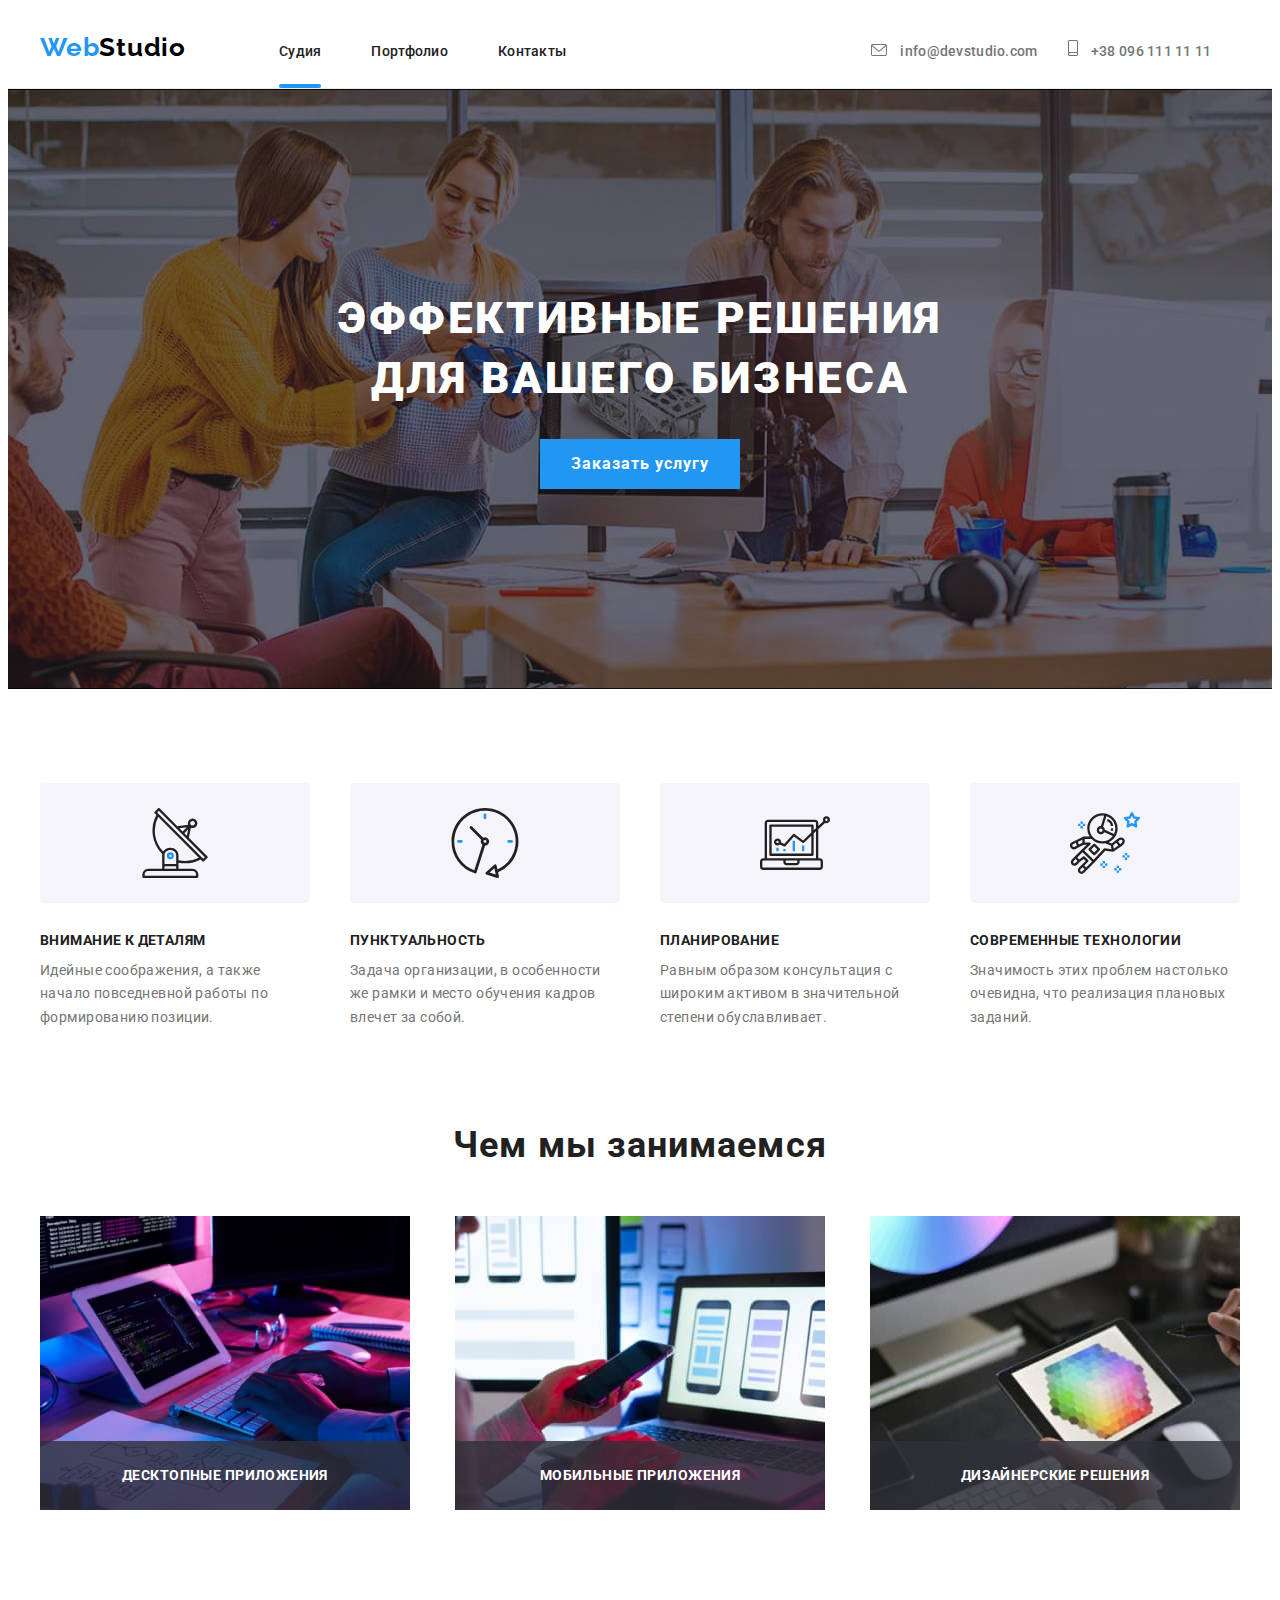
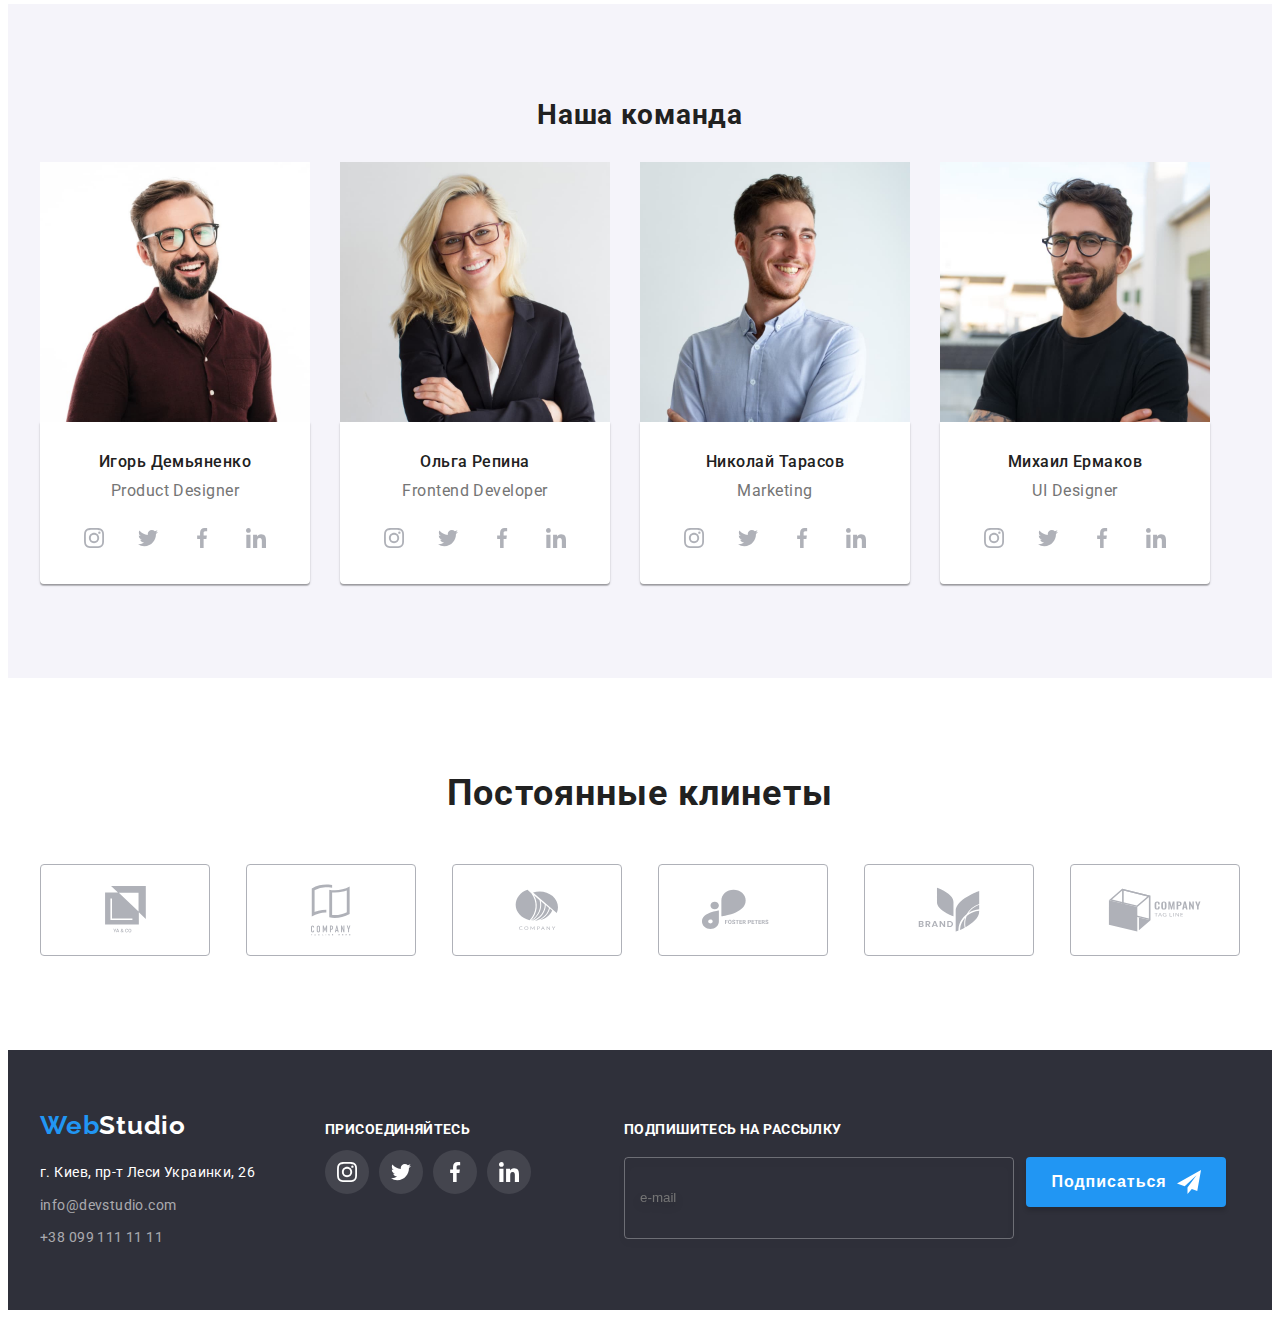
<file: index.html>
<!DOCTYPE html>
<html lang="ru">
  <head>
    <meta charset="UTF-8" />
    <meta http-equiv="X-UA-Compatible" content="IE=edge" />
    <meta name="viewport" content="width=device-width, initial-scale=1.0" />
    <title>Студия</title>
    <link rel="preconnect" href="https://fonts.googleapis.com"/>
    <link rel="preconnect" href="https://fonts.gstatic.com" crossorigin/>
    <link
      href="https://fonts.googleapis.com/css2?family=Raleway:wght@700&family=Roboto:wght@400;500;700;900&display=swap"
      rel="stylesheet"/>
    <link
      rel="stylesheet"
      href="https://cdnjs.cloudflare.com/ajax/libs/modern-normalize/1.1.0/modern-normalize.min.css"
      integrity="sha512-wpPYUAdjBVSE4KJnH1VR1HeZfpl1ub8YT/NKx4PuQ5NmX2tKuGu6U/JRp5y+Y8XG2tV+wKQpNHVUX03MfMFn9Q=="
      crossorigin="anonymous"
      referrerpolicy="no-referrer"/>
    <!--<link href="./css/style.css" rel="stylesheet"/>-->
    <link rel="stylesheet" href="./css/main.min.css"/>
  </head>
  <body>
    <header>
      <div class="container">
        <div class="header-content">
        <a
          href="./index.html"
          rel="noopener nofollow noreferrer"
          class="header-content__logo"
          ><span>Web</span>Studio</a>

<!----------------------HEADER-NAVIGATION---------------->
        <nav>
          <ul class="header-content__nav">
            
            <li class="header-content__nav-list">
              <a href="./index.html" rel="noopener nofollow norefefrer" class="header-content__nav-link opened">Судия</a>
            </li>
            
            
            <li class="header-content__nav-list">
              <a href="./portfolio.html" rel="noopener nofollow norefefrer" class="header-content__nav-link">Портфолио</a>
            </li>
            
            
            <li class="header-content__nav-list">
              <a href="" class="header-content__nav-link">Контакты</a>
            </li>
          
          </ul>
        </nav>
        
        
          <ul class="header-content__contact-list">
            <li class="header-content__contact-item">
                <a href="mailto:info@devstudio.com" class="header-content__contact-email">
                <svg class="header-content__icon-envelop" width="16px" height="12px">
                  <use href="./images/icons.svg#icon-envelope">
                  </use>
                </svg>
                info@devstudio.com</a>              
              </li>
            
            
            <li class="header-content__contact-item">
              <a href="tel:+380961111111" class="header-content__contact-tel">
                <svg class="header-content__icon-smartphone" width="10px" height="16px">
                  <use href="./images/icons.svg#icon-smartphone">
                  </use>
                </svg>
                +38 096 111 11 11</a>
            </li>
          </ul>
        

        </div>
      </div>
    </header>

    <main>
      
      
<!------------------HERO-SECTION------------------->
     
      <section class="hero">

        <div class="hero__title-container">
          <h1 class="hero__title">Эффективные решения для вашего бизнеса</h1>
        </div>
 
        <div class="hero__btn-container">
            <button type="button" class="hero__btn" data-modal-open>Заказать услугу</button>
        </div>

<!-----------------------MODAL-WINDOW------------------------>

        <div class="backdrop is-hidden" data-modal>
         
          <div class="modal">
            
            <button type="button" class="modal__close-btn" data-modal-close>
                 <svg class="modal__close-icon" width="18px" height="18px">
                   <use href="./images/icons-modal-opt.svg#icon-close"></use>
                 </svg>            
            </button>

<!---------------------------MODAL-FORM------------------------>            
            
            <p class="modal__form-title">Оставьте свои данные, мы вам перезвоним</p>

            <form class="modal__form">

                <div class="modal__form-field">

                    <label for="name" class="modal__form-label name">Имя</label>
                    
                    
                    <div class="modal__input-icon">
                      
                      <input type="text" id="name" class="modal__form-input"/>                   
                      <svg class="modal__icon-person" width="18px" height="18px">
                        <use href="./images/icons-modal-opt.svg#icon-person"></use>
                      </svg>
                    </div>
                    
                    
                </div>

                <div class="modal__form-field">

                    <label for="phone" class="modal__form-label">Телефон</label>
                    
                    <div class="modal__input-icon">
                      
                      <input id="phone" class="modal__form-input"/>
                      <svg class="modal__icon-person" width="18px" height="18px">
                        <use href="./images/icons-modal-opt.svg#icon-phone"></use>
                      </svg>
                    </div>
                    
                </div>

                <div class="modal__form-field">

                    <label for="email" class="modal__form-label">Почта</label>
                    
                      <div class="modal__input-icon">
                        <input id="email" type="email" class="modal__form-input"/>
                        <svg class="modal__icon-person" width="18px" height="18px">
                          <use href="./images/icons-modal-opt.svg#icon-email"></use>
                        </svg>                    
                        
                     </div> 
                                    
                </div>

                <div class="modal__form-field">

                    <label for="comment" class="modal__form-label">Комментарий</label>
                    <textarea id="comment" placeholder="Введите текст" class="modal__form-text-area"></textarea>
                    
                </div>

                
                <label class="modal__checkbox-label">
                  <input type="checkbox" class="modal__checkbox"/>
                    <span class="modal__checkbox-box">

                    </span>
                  Соглашаюсь с рассылкой и принимаю
                  <a href="" class="modal__checkbox-link">Условия договора</a>
                </label>


                <button class="modal__submit-btn" type="submit">Отправить</button>

            </form>

          </div>
        </div>

      </section>
      
      
      
<!----------------ADVANTAGE-SECTION--------------------->

      <section class="advantage">
        <div class="container">
          <h2 hidden>Скрытый заголовок</h2>
          <ul class="advantage__list">
            
            <li class="advantage__list-item">
              <div class="advantage__icon-area">
                <svg width="70px" height="70px">
                  <use href="./images/icons.svg#icon-antenna">
                  </use>
                </svg>
              </div>
              <h3 class="advantage__item-title">Внимание к деталям</h3>
              <p class="advantage__item-description">
                Идейные соображения, а также начало повседневной работы по
                формированию позиции.
              </p>
            </li>
            
            <li class="advantage__list-item">
              <div class="advantage__icon-area">
                <svg width="70px" height="70px">
                  <use href="./images/icons.svg#icon-clock">
                  </use>
                </svg>
              </div>
                <h3 class="advantage__item-title">Пунктуальность</h3>
                <p class="advantage__item-description">
                  Задача организации, в особенности же рамки и место обучения
                  кадров влечет за собой.
                </p>
            </li>


            <li class="advantage__list-item">
              <div class="advantage__icon-area">
                <svg width="70px" height="70px">
                  <use href="./images/icons.svg#icon-diagram">
                  </use>
                </svg>
              </div>
                <h3 class="advantage__item-title">Планирование</h3>
                <p class="advantage__item-description">
                  Равным образом консультация с широким активом в значительной
                  степени обуславливает.
                </p>
            </li>


            <li class="advantage__list-item">
              <div class="advantage__icon-area">
                <svg width="70px" height="70px">
                  <use href="./images/icons.svg#icon-astronaut">
                  </use>
                </svg>
              </div>
                <h3 class="advantage__item-title">Современные технологии</h3>
                <p class="advantage__item-description">
                  Значимость этих проблем настолько очевидна, что реализация
                  плановых заданий.
                </p>
            </li>
          </ul>
        </div>
      </section>


<!-----------------SERVICES-SECTION----------------->
      

      <section class="service">
          <div class="container">
              <h2 class="service__title">Чем мы занимаемся</h2>
              
              <ul class="service__list">
                
                
                <li class="service__list-item">
                  <img
                    src="./images/architecture-designing.jpg"
                    alt="Планирование архитектуры"
                    width="370"/>

                  <div class="service__label">
                    <p class="service__label-text">Десктопные приложения</p>
                  </div>
                </li>
                
                
                <li class="service__list-item">
                  <img
                    src="./images/mobile-adaptivity.jpg"
                    alt="Фото с мобильным"
                    width="370"/>
                  <div class="service__label">
                    <p class="service__label-text">Мобильные приложения</p>
                  </div>
                </li>
                
                
                <li class="service__list-item">
                  <img
                    src="./images/laptop-support.jpg"
                    alt="Фото с планшетом"
                    width="370"/>
                  <div class="service__label">
                    <p class="service__label-text">Дизайнерские решения</p>
                  </div>
                </li>
              
              </ul>
          </div>
      </section>


      <!------------------TEAM-SECTION---------------->


    <section class="team">
    <div class="container">
        <h2 class="team__title">Наша команда</h2>
       
          <ul class="team__list">
            <li class="team__list-item">
              <img
                src="./images/team/team-ihor-demianenko.jpg"
                alt="Игорь Демьяненко"
                width="270"/>
                <div class="team__item-descr">
                  <h3 class="team__item-name">Игорь Демьяненко</h3>
                  <p class="team__item-role">Product Designer</p>
                  
                  <div class="team__social-nets-block">
                    <ul class="team__nets-list">
                      
                      <li class="team__nets-list-item">
                        <a href="" class="team__net-icon-link">
                        <div class="team__net-icon-thumb">
                          <svg class="team__net-icon" width="20px" height="20px">
                            <use href="./images/icons.svg#icon-instagram"></use>
                          </svg>
                        </div>
                        </a>
                      </li>

                      <li class="team__nets-list-item">
                        <a href="" class="team__net-icon-link">
                        <div class="team__net-icon-thumb">
                          <svg class="team__net-icon" width="20px" height="20px">
                            <use href="./images/icons.svg#icon-twitter"></use>
                          </svg>
                        </div>
                        </a>
                      </li>

                      <li class="team__nets-list-item">
                        <a href="" class="team__net-icon-link">
                        <div class="team__net-icon-thumb">
                          <svg class="team__net-icon" width="20px" height="20px">
                            <use href="./images/icons.svg#icon-facebook"></use>
                          </svg>
                        </div>
                        </a>
                      </li>

                      <li class="team__nets-list-item">
                        <a href="" class="team__net-icon-link">
                        <div class="team__net-icon-thumb">
                          <svg class="team__net-icon" width="20px" height="20px">
                            <use href="./images/icons.svg#icon-linkedin"></use>
                          </svg>
                        </div>
                        </a>
                      </li>
                    
                    
                    
                    </ul>
                  </div>
                </div>
            </li>
            
            
            
            <li class="team__list-item">
              <img
                src="./images/team/team-olha-repina.jpg"
                alt="Ольга Репина"
                width="270"
              />
            <div class="team__item-descr">
              <h3 class="team__item-name">Ольга Репина</h3>
              <p class="team__item-role">Frontend Developer</p>
              <div class="team__social-nets-block">
                <ul class="team__nets-list">
                  
                  <li class="team__nets-list-item">
                    <a href="" class="team__net-icon-link">
                    <div class="team__net-icon-thumb">
                      <svg class="team__net-icon" width="20px" height="20px">
                        <use href="./images/icons.svg#icon-instagram"></use>
                      </svg>
                    </div>
                    </a>
                  </li>

                  <li class="team__nets-list-item">
                    <a href="" class="team__net-icon-link">
                    <div class="team__net-icon-thumb">
                      <svg class="team__net-icon" width="20px" height="20px">
                        <use href="./images/icons.svg#icon-twitter"></use>
                      </svg>
                    </div>
                    </a>
                  </li>

                  <li class="team__nets-list-item">
                    <a href="" class="team__net-icon-link">
                    <div class="team__net-icon-thumb">
                      <svg class="team__net-icon" width="20px" height="20px">
                        <use href="./images/icons.svg#icon-facebook"></use>
                      </svg>
                    </div>
                    </a>
                  </li>

                  <li class="team__nets-list-item">
                    <a href="" class="team__net-icon-link">
                    <div class="team__net-icon-thumb">
                      <svg class="team__net-icon" width="20px" height="20px">
                        <use href="./images/icons.svg#icon-linkedin"></use>
                      </svg>
                    </div>
                    </a>
                  </li>               
                </ul>
              </div>
           </div>
            </li>
            
            
            
            <li class="team__list-item">
              <img
                src="./images/team/team-nikolay-tarasov.jpg"
                alt="Николай Тарасов"
                width="270"
              />
            <div class="team__item-descr">
              <h3 class="team__item-name">Николай Тарасов</h3>
              <p class="team__item-role">Marketing</p>

              <div class="team__social-nets-block">
                <ul class="team__nets-list">
                  
                  <li class="team__nets-list-item">
                    <a href="" class="team__net-icon-link">
                    <div class="team__net-icon-thumb">
                      <svg class="team__net-icon" width="20px" height="20px">
                        <use href="./images/icons.svg#icon-instagram"></use>
                      </svg>
                    </div>
                    </a>
                  </li>

                  <li class="team__nets-list-item">
                    <a href="" class="team__net-icon-link">
                    <div class="team__net-icon-thumb">
                      <svg class="team__net-icon" width="20px" height="20px">
                        <use href="./images/icons.svg#icon-twitter"></use>
                      </svg>
                    </div>
                    </a>
                  </li>

                  <li class="team__nets-list-item">
                    <a href="" class="team__net-icon-link">
                    <div class="team__net-icon-thumb">
                      <svg class="team__net-icon" width="20px" height="20px">
                        <use href="./images/icons.svg#icon-facebook"></use>
                      </svg>
                    </div>
                    </a>
                  </li>

                  <li class="team__nets-list-item">
                    <a href="" class="team__net-icon-link">
                    <div class="team__net-icon-thumb">
                      <svg class="team__net-icon" width="20px" height="20px">
                        <use href="./images/icons.svg#icon-linkedin"></use>
                      </svg>
                    </div>
                    </a>
                  </li>
               </ul>
              </div>
            </div>
            </li>


            <li class="team__list-item">
              <img
                src="./images/team/team-mikhail-ermakov.jpg"
                alt="Михаил Ермаков"
                width="270"
              />
              <div class="team__item-descr">
                <h3 class="team__item-name">Михаил Ермаков</h3>
                <p class="team__item-role">UI Designer</p>
                <div class="team__social-nets-block">
                  <ul class="team__nets-list">
                    
                    <li class="team__nets-list-item">
                      <a href="" class="team__net-icon-link">
                      <div class="team__net-icon-thumb">
                        <svg class="team__net-icon" width="20px" height="20px">
                          <use href="./images/icons.svg#icon-instagram"></use>
                        </svg>
                      </div>
                      </a>
                    </li>

                    <li class="team__nets-list-item">
                      <a href="" class="team__net-icon-link">
                      <div class="team__net-icon-thumb">
                        <svg class="team__net-icon" width="20px" height="20px">
                          <use href="./images/icons.svg#icon-twitter"></use>
                        </svg>
                      </div>
                      </a>
                    </li>

                    <li class="team__nets-list-item">
                      <a href="" class="team__net-icon-link">
                      <div class="team__net-icon-thumb">
                        <svg class="team__net-icon" width="20px" height="20px">
                          <use href="./images/icons.svg#icon-facebook"></use>
                        </svg>
                      </div>
                      </a>
                    </li>

                    <li class="team__nets-list-item">
                      <a href="" class="team__net-icon-link">
                      <div class="team__net-icon-thumb">
                        <svg class="team__net-icon" width="20px" height="20px">
                          <use href="./images/icons.svg#icon-linkedin"></use>
                        </svg>
                      </div>
                      </a>
                    </li>
                  </ul>
                </div>
              </div>
             </li>
          </ul>
        
    </div>
    </section>


    <!--------------------CLIENTS-SECTION----------------->
    <section class="clients">
      <div class="container">
        <p class="clients__title">Постоянные клинеты</p>
        <ul class="clients__list">
 
          <li class="cliets__list-item">   
            <a href="" target="_blank" rel="noreferrer noopener nofollow" class="clients__link">
              <div class="clients__icon-box">
                <svg class="clients__icon" width="41" height="46.7">
                  <use href="./images/icons.svg#icon-partner-logo-1">
                  </use>
                </svg>
              </div>
            </a>            
          </li>
          
          
          <li class="cliets__list-item">   
            <a href="" target="_blank" rel="noreferrer noopener nofollow" class="clients__link">
              <div class="clients__icon-box">
                <svg class="clients__icon" width="40" height="52">
                  <use href="./images/icons.svg#icon-partner-logo-2">
                  </use>
                </svg>
              </div>
            </a>            
          </li>
          
          
          <li class="cliets__list-item">   
            <a href="" target="_blank" rel="noreferrer noopener nofollow" class="clients__link">
              <div class="clients__icon-box">
                <svg class="clients__icon" width="43.46" height="41.18">
                  <use href="./images/icons.svg#icon-partner-logo-3">
                  </use>
                </svg>
              </div>
            </a>            
          </li>


          <li class="cliets__list-item">   
            <a href="" target="_blank" rel="noreferrer noopener nofollow" class="clients__link">
              <div class="clients__icon-box">
                <svg class="clients__icon" width="84.44" height="40.62">
                  <use href="./images/icons.svg#icon-partner-logo-4">
                  </use>
                </svg>
              </div>
            </a>            
          </li>
          
          <li class="cliets__list-item">   
            <a href="" target="_blank" rel="noreferrer noopener nofollow" class="clients__link">
              <div class="clients__icon-box">
                <svg class="clients__icon" width="62.54" height="45.43">
                  <use href="./images/icons.svg#icon-partner-logo-5">
                  </use>
                </svg>
              </div>
            </a>            
          </li>


          <li class="cliets__list-item">   
            <a href="" target="_blank" rel="noreferrer noopener nofollow" class="clients__link">
              <div class="clients__icon-box">
                <svg class="clients__icon" width="93.79" height="43.93">
                  <use href="./images/icons.svg#icon-partner-logo-6">
                  </use>
                </svg>
              </div>
            </a>            
          </li>
        </ul>


      </div>

    </section>
    </main>

<!---------------------------FOOTER-SECTION---------------->

<footer>
  <div class="container">
    <div class="footer__columns">
      <div class="footer__left-column">
          <div class="footer__logo">
            <a
              href="./index.html"
              rel="noopener nofollow noreferrer"
              class="header-content__logo"
              ><span>Web</span><span class=" footer__alt-logo-color">Studio</span></a
            >
          </div>


    
          <address>
            <ul class="footer__address">
              <li class="footer__adress-list-item">
                <a
                  href="https://goo.gl/maps/hRLSiNobRwddrWGr8"
                  target="_blank"
                  rel="noopener noindex nofollow"
                  class="footer__address"
                  >г. Киев, пр-т Леси Украинки, 26</a
                >
              </li>
              <li class="footer__adress-list-item">
                <a href="mailto:info@devstudio.com" class="footer__email"
                  >info@devstudio.com</a
                >
              </li>
              <li class="footer__adress-list-item">
                <a href="tel:+380991111111" class="footer__tel">+38 099 111 11 11</a>
              </li>
            </ul>
          </address>
      </div>

      <div class="footer__action-items">
        <p class="footer__call-to-action">Присоединяйтесь</p>
        
          <ul class="footer__nets-list">

            <li class="footer__nets-item">
              
                <a href="" class="footer__net-link">
                  <div class="footer__net-icon-box">
                  <svg class="footer__net-icon" width="20px" height="20px">
                    <use href="./images/icons.svg#icon-instagram"></use>
                  </svg>
                  </div>
                </a>
              
            </li>

            <li class="footer__nets-item">
              
                <a href="" class="footer__net-link">
                  <div class="footer__net-icon-box">
                    <svg class="footer__net-icon" width="20px" height="20px">
                    <use href="./images/icons.svg#icon-twitter"></use>
                    </svg>
                  </div>
                </a>
                            
            </li>

            <li class="footer__nets-item">
              
                <a href="" class="footer__net-link">
                  <div class="footer__net-icon-box">
                    <svg class="footer__net-icon" width="20px" height="20px">
                    <use href="./images/icons.svg#icon-facebook"></use>
                    </svg>
                  </div>
                </a>
              
            </li>            

            <li class="footer__nets-item">
              
                <a href="" class="footer__net-link">
                  <div class="footer__net-icon-box">
                    <svg class="footer__net-icon" width="20px" height="20px">
                    <use href="./images/icons.svg#icon-linkedin"></use>
                    </svg>
                  </div>
                </a>
              
            </li>

          </ul>


      </div>

      
        <form class="footer__form">
          <lable for="footer-email" class="footer__form-label">Подпишитесь на рассылку</lable>
          
          <div class="footer__input-area">
            <input id="footer-email" name="email" type="email" placeholder="e-mail" class="footer__email-field"/>
                    
            <button type="submit" class="footer__subscribe-btn">Подписаться
              <svg class="footer__send-icon" width="24px" height="24px">
                <use href="./images/modal-icons-opt-new.svg#icon-icon-send"></use>
              </svg>
            </button>
          </div>
        
        </form>
      

    </div>

  </div>
</footer>
  <script src="./js/modal.js"></script> 
</body>
</html>
</file>
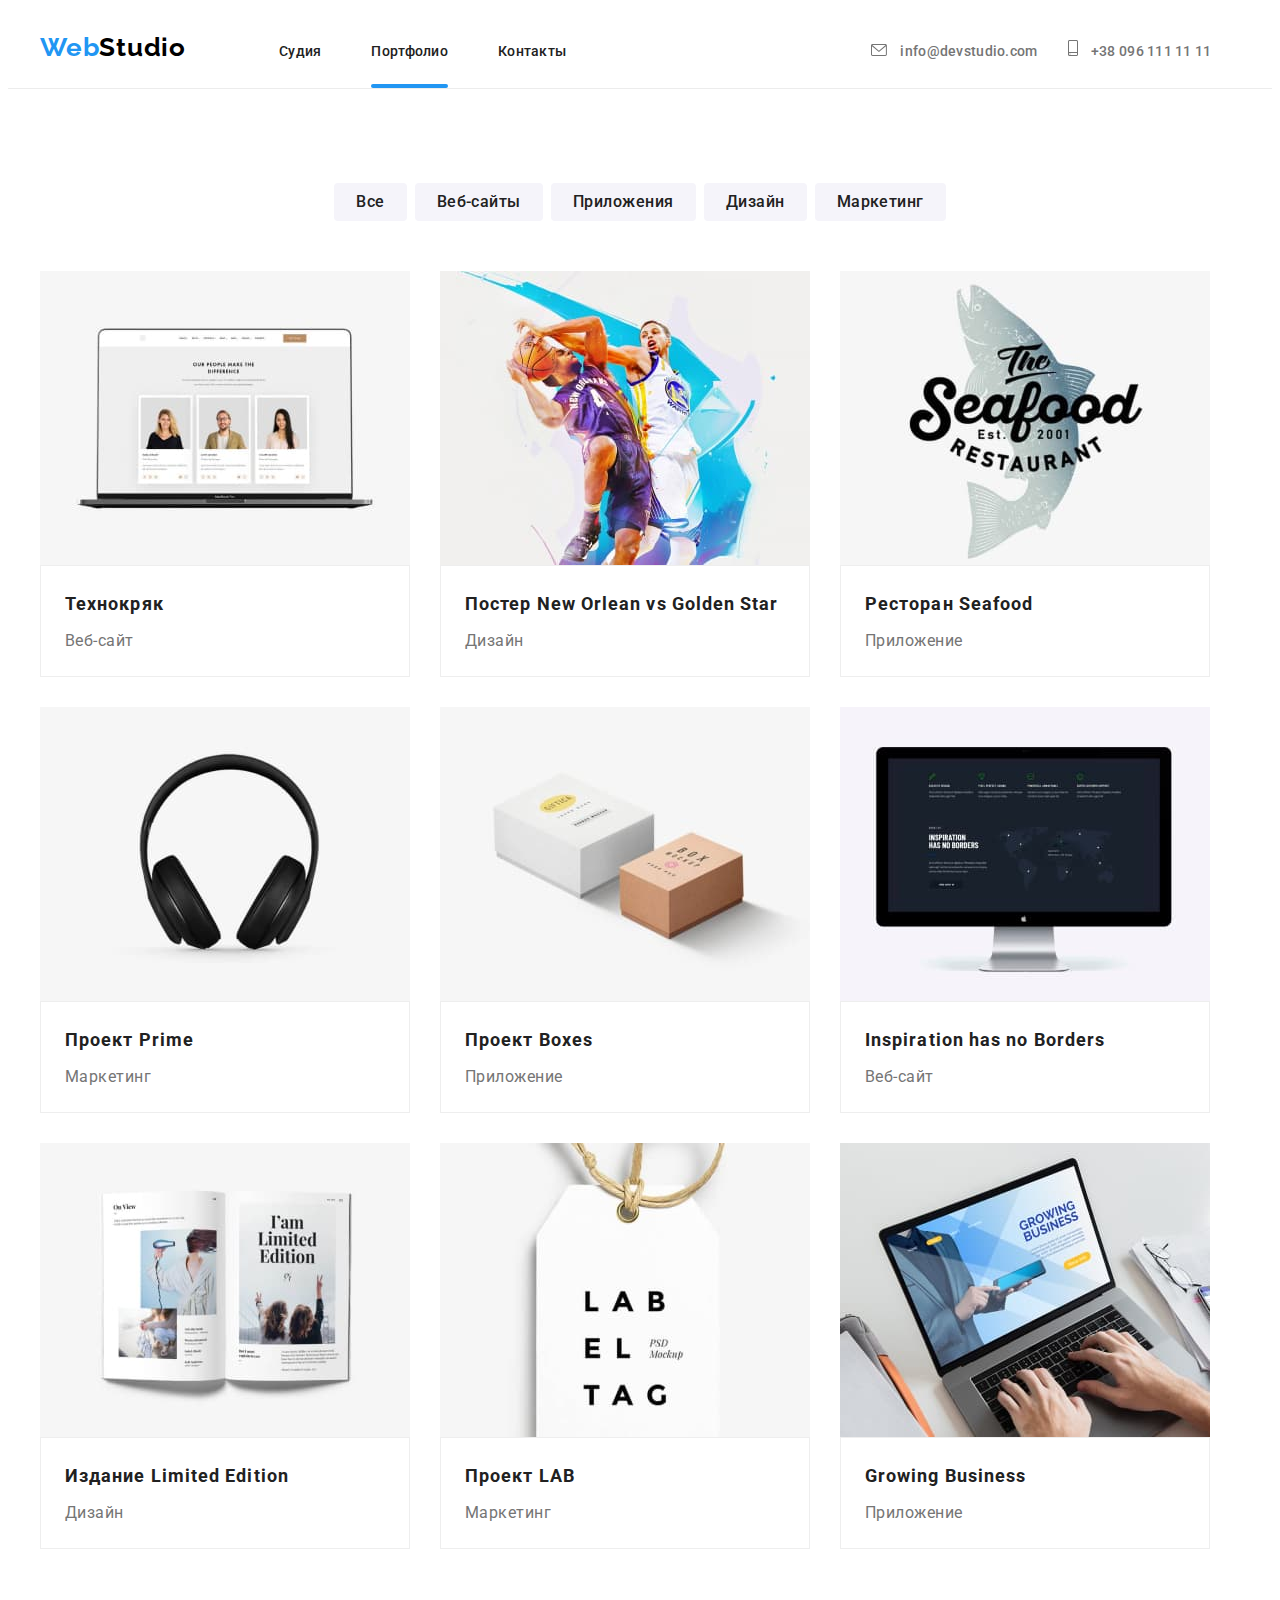
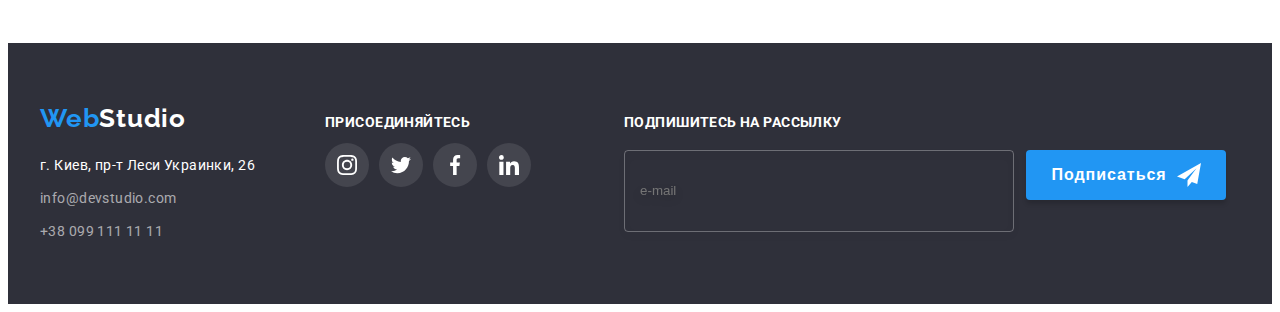
<file: portfolio.html>
<!DOCTYPE html>
<html lang="ru">
<head>
    <meta charset="UTF-8">
    <meta http-equiv="X-UA-Compatible" content="IE=edge">
    <meta name="viewport" content="width=device-width, initial-scale=1.0">
    <title>Portfolio</title>
    <link rel="preconnect" href="https://fonts.googleapis.com">
    <link rel="preconnect" href="https://fonts.gstatic.com" crossorigin>
    <link href="https://fonts.googleapis.com/css2?family=Raleway:wght@700&family=Roboto:wght@400;500;700;900&display=swap" rel="stylesheet">
    <link rel="stylesheet" href="https://cdnjs.cloudflare.com/ajax/libs/modern-normalize/1.1.0/modern-normalize.min.css" integrity="sha512-wpPYUAdjBVSE4KJnH1VR1HeZfpl1ub8YT/NKx4PuQ5NmX2tKuGu6U/JRp5y+Y8XG2tV+wKQpNHVUX03MfMFn9Q==" crossorigin="anonymous" referrerpolicy="no-referrer" />
    <!--<link href="./css/style.css" rel="stylesheet">-->
    <link rel="stylesheet" href="./css/main.min.css"/>
</head>

<body>

  <header>
    <div class="container">
      <div class="header-content">
      <a
        href="./index.html"
        rel="noopener nofollow noreferrer"
        class="header-content__logo"
        ><span>Web</span>Studio</a>

<!----------------------HEADER-NAVIGATION---------------->
      <nav>
        <ul class="header-content__nav">
          
          <li class="header-content__nav-list">
            <a href="./index.html" rel="noopener nofollow norefefrer" class="header-content__nav-link">Судия</a>
          </li>
          
          
          <li class="header-content__nav-list">
            <a href="./portfolio.html" rel="noopener nofollow norefefrer" class="header-content__nav-link opened">Портфолио</a>
          </li>
          
          
          <li class="header-content__nav-list">
            <a href="" class="header-content__nav-link">Контакты</a>
          </li>
        
        </ul>
      </nav>
      
      
        <ul class="header-content__contact-list">
          <li class="header-content__contact-item">
              <a href="mailto:info@devstudio.com" class="header-content__contact-email">
              <svg class="header-content__icon-envelop" width="16px" height="12px">
                <use href="./images/icons.svg#icon-envelope">
                </use>
              </svg>
              info@devstudio.com</a>              
            </li>
          
          
          <li class="header-content__contact-item">
            <a href="tel:+380961111111" class="header-content__contact-tel">
              <svg class="header-content__icon-smartphone" width="10px" height="16px">
                <use href="./images/icons.svg#icon-smartphone">
                </use>
              </svg>
              +38 096 111 11 11</a>
          </li>
        </ul>
      

      </div>
    </div>
  </header>
    <main>
        <h1 hidden>Hidden</h1>


<!------------------PORTFOLIO-SECTION-------------------->
        <section class="portfolio">
        <div class="container">

            
<!------------------PORTFOLIO-FILTRATION---------------->
            
                <ul class="portfolio__filtr">
                    <li class="portfolio__filtr-item">
                        <button type="button" class="portfolio__filtr-btn">Все</button>                            
                    </li>
                    <li class="portfolio__filtr-item">
                        <button type="button" class="portfolio__filtr-btn">Веб-сайты</button>
                    </li>
                    <li class="portfolio__filtr-item">
                        <button type="button" class="portfolio__filtr-btn">Приложения</button>
                    </li>
                    <li class="portfolio__filtr-item">
                        <button type="button" class="portfolio__filtr-btn">Дизайн</button>
                    </li>
                    <li class="portfolio__filtr-item">
                        <button type="button" class="portfolio__filtr-btn">Маркетинг</button>
                    </li>
                </ul>
            
            
<!------------------------PORTFOLIO-PROJECTS--------------------------------------->
            
            
            <ul class="portfolio__project-list">
                
                <li class="portfolio__project-list-item">
                    <article class="portfolio__project-item">
                        <div class="portfolio__project-thumb">
                            <div class="portfolio__project-picture">
                            <img src="./images/project-cards/techno.jpg" alt="Techno" width="370">
                            </div>
                            
                            <div class="portfolio__project-pic-overlay">
                              <p class="portfolio__overlay-text">Ресурс предлагает комплексные предложения с разным уровнем функционала и сервисов. Все это позволит посетителю получить исчерпывающие сведения о компании или частном лице.</p>
                            </div>
                        </div>  
                        <div class="portfolio__project-descr">
                        <h3 class="portfolio__project-name">Технокряк</h3>
                        <p class="portfolio__project-category">Веб-сайт</p>
                        </div>
                    </article>                  
                </li>


                
                <li class="portfolio__project-list-item">
                    <article class="portfolio__project-item">
                        
                        <div class="portfolio__project-thumb">
                          <div class="portfolio__project-picture">
                          <img src="./images/project-cards/poster.jpg" alt="Poster" width="370">
                          </div>
                          
                          <div class="portfolio__project-pic-overlay">
                            <p class="portfolio__overlay-text">Ресурс предлагает комплексные предложения с разным уровнем функционала и сервисов. Все это позволит посетителю получить исчерпывающие сведения о компании или частном лице.</p>
                          </div>
                        </div>
                        
                        <div class="portfolio__project-descr">
                          <h3 class="portfolio__project-name">Постер New Orlean vs Golden Star</h3>
                          <p class="portfolio__project-category">Дизайн</p> 
                        </div>
                    
                    </article> 
                </li>
                
                <li class="portfolio__project-list-item">
                    <article class="portfolio__project-item">
                        <div class="portfolio__project-thumb">
                            <div class="portfolio__project-picture">
                                <img src="./images/project-cards/seafood.jpg" alt="Seafood" width="370">
                            </div>
                            
                            <div class="portfolio__project-pic-overlay">
                              <p class="portfolio__overlay-text">Ресурс предлагает комплексные предложения с разным уровнем функционала и сервисов. Все это позволит посетителю получить исчерпывающие сведения о компании или частном лице.</p>
                            </div>
                        </div>   
                      <div class="portfolio__project-descr">
                          <h3 class="portfolio__project-name">Ресторан Seafood</h3>
                          <p class="portfolio__project-category">Приложение</p>
                      </div>
                    </article> 
                </li>
                
                <li class="portfolio__project-list-item">
                    <article class="portfolio__project-item">
                        <div class="portfolio__project-thumb">
                            <div class="portfolio__project-picture">
                                  <img src="./images/project-cards/prime.jpg" alt="Prime" width="370">
                            </div>
                            
                            <div class="portfolio__project-pic-overlay">
                              <p class="portfolio__overlay-text">Ресурс предлагает комплексные предложения с разным уровнем функционала и сервисов. Все это позволит посетителю получить исчерпывающие сведения о компании или частном лице.</p>
                            </div>
                        </div>
                        
                        <div class="portfolio__project-descr">
                            <h3 class="portfolio__project-name">Проект Prime</h3>
                            <p class="portfolio__project-category">Маркетинг</p>
                        </div>
                    </article> 
                </li>
                
                <li class="portfolio__project-list-item">
                    <article class="portfolio__project-item">

                        <div class="portfolio__project-thumb">
                          <div class="portfolio__project-picture">
                              <img src="./images/project-cards/boxes.jpg" alt="Boxes" width="370">
                          </div>
                          
                          <div class="portfolio__project-pic-overlay">
                            <p class="portfolio__overlay-text">Ресурс предлагает комплексные предложения с разным уровнем функционала и сервисов. Все это позволит посетителю получить исчерпывающие сведения о компании или частном лице.</p>
                          </div>
                        </div>

                        <div class="portfolio__project-descr">
                            <h3 class="portfolio__project-name">Проект Boxes</h3>
                            <p class="portfolio__project-category">Приложение</p>
                        </div>
                    </article> 
                </li>
                

                <li class="portfolio__project-list-item">
                    <article class="portfolio__project-item">
                        <div class="portfolio__project-thumb">
                          <div class="portfolio__project-picture">
                              <img src="./images/project-cards/inspiration.jpg" alt="Inspiration" width="370">
                          </div>

                          <div class="portfolio__project-pic-overlay">
                            <p class="portfolio__overlay-text">Ресурс предлагает комплексные предложения с разным уровнем функционала и сервисов. Все это позволит посетителю получить исчерпывающие сведения о компании или частном лице.</p>
                          </div>
                        </div>
                        <div class="portfolio__project-descr">
                            <h3 class="portfolio__project-name">Inspiration has no Borders</h3>
                            <p class="portfolio__project-category">Веб-сайт</p>
                        </div>
                    </article> 
                </li>
                

                <li class="portfolio__project-list-item">
                    <article class="portfolio__project-item">
                      <div class="portfolio__project-thumb">
                        <div class="portfolio__project-picture">
                            <img src="./images/project-cards/ltd-edition.jpg" alt="LTD Edition" width="370">
                        </div>

                        <div class="portfolio__project-pic-overlay">
                          <p class="portfolio__overlay-text">Ресурс предлагает комплексные предложения с разным уровнем функционала и сервисов. Все это позволит посетителю получить исчерпывающие сведения о компании или частном лице.</p>
                        </div>      
                        
                      </div>
                        <div class="portfolio__project-descr">
                            <h3 class="portfolio__project-name">Издание Limited Edition</h3>
                            <p class="portfolio__project-category">Дизайн</p>
                        </div>
                    </article> 
                </li>
                

                <li class="portfolio__project-list-item">
                    <article class="portfolio__project-item">

                      <div class="portfolio__project-thumb">
                        <div class="portfolio__project-picture">
                            <img src="./images/project-cards/lab.jpg" alt="LAB" width="370">
                        </div>

                        <div class="portfolio__project-pic-overlay">
                          <p class="portfolio__overlay-text">Ресурс предлагает комплексные предложения с разным уровнем функционала и сервисов. Все это позволит посетителю получить исчерпывающие сведения о компании или частном лице.</p>
                        </div>
                      </div>

                        <div class="portfolio__project-descr">
                            <h3 class="portfolio__project-name">Проект LAB</h3>
                            <p class="portfolio__project-category">Маркетинг</p>
                        </div>
                    </article> 
                </li>
                

                <li class="portfolio__project-list-item">
                    <article class="portfolio__project-item">
                      <div class="portfolio__project-thumb">
                          <div class="portfolio__project-picture">
                                <img src="./images/project-cards/grow-biz.jpg" alt="Business" width="370">
                          </div>

                          <div class="portfolio__project-pic-overlay">
                            <p class="portfolio__overlay-text">Ресурс предлагает комплексные предложения с разным уровнем функционала и сервисов. Все это позволит посетителю получить исчерпывающие сведения о компании или частном лице.</p>
                          </div>
                      </div>
                          <div class="portfolio__project-descr">
                              <h3 class="portfolio__project-name">Growing Business</h3>
                              <p class="portfolio__project-category">Приложение</p>
                          </div>
                      </article> 
                </li>
                
            </ul>
        </div>
        </section>
    </main>
 
 
<!---------------FOOTER-SECTION--------------> 
 
 
<footer>
  <div class="container">
    <div class="footer__columns">
      <div class="footer__left-column">
          <div class="footer__logo">
            <a
              href="./index.html"
              rel="noopener nofollow noreferrer"
              class="header-content__logo"
              ><span>Web</span><span class=" footer__alt-logo-color">Studio</span></a
            >
          </div>


    
          <address>
            <ul class="footer__address">
              <li class="footer__adress-list-item">
                <a
                  href="https://goo.gl/maps/hRLSiNobRwddrWGr8"
                  target="_blank"
                  rel="noopener noindex nofollow"
                  class="footer__address"
                  >г. Киев, пр-т Леси Украинки, 26</a
                >
              </li>
              <li class="footer__adress-list-item">
                <a href="mailto:info@devstudio.com" class="footer__email"
                  >info@devstudio.com</a
                >
              </li>
              <li class="footer__adress-list-item">
                <a href="tel:+380991111111" class="footer__tel">+38 099 111 11 11</a>
              </li>
            </ul>
          </address>
      </div>

      <div class="footer__action-items">
        <p class="footer__call-to-action">Присоединяйтесь</p>
        
          <ul class="footer__nets-list">

            <li class="footer__nets-item">
              
                <a href="" class="footer__net-link">
                  <div class="footer__net-icon-box">
                  <svg class="footer__net-icon" width="20px" height="20px">
                    <use href="./images/icons.svg#icon-instagram"></use>
                  </svg>
                  </div>
                </a>
              
            </li>

            <li class="footer__nets-item">
              
                <a href="" class="footer__net-link">
                  <div class="footer__net-icon-box">
                    <svg class="footer__net-icon" width="20px" height="20px">
                    <use href="./images/icons.svg#icon-twitter"></use>
                    </svg>
                  </div>
                </a>
                            
            </li>

            <li class="footer__nets-item">
              
                <a href="" class="footer__net-link">
                  <div class="footer__net-icon-box">
                    <svg class="footer__net-icon" width="20px" height="20px">
                    <use href="./images/icons.svg#icon-facebook"></use>
                    </svg>
                  </div>
                </a>
              
            </li>            

            <li class="footer__nets-item">
              
                <a href="" class="footer__net-link">
                  <div class="footer__net-icon-box">
                    <svg class="footer__net-icon" width="20px" height="20px">
                    <use href="./images/icons.svg#icon-linkedin"></use>
                    </svg>
                  </div>
                </a>
              
            </li>

          </ul>


      </div>

      
        <form class="footer__form">
          <lable for="footer-email" class="footer__form-label">Подпишитесь на рассылку</lable>
          
          <div class="footer__input-area">
            <input id="footer-email" name="email" type="email" placeholder="e-mail" class="footer__email-field"/>
                    
            <button type="submit" class="footer__subscribe-btn">Подписаться
              <svg class="footer__send-icon" width="24px" height="24px">
                <use href="./images/modal-icons-opt-new.svg#icon-icon-send"></use>
              </svg>
            </button>
          </div>
        
        </form>
      

    </div>

  </div>
</footer>

</body>
</html>
</file>
<file: css/style.css>
:root {
    --bg-main-color: #FFFFFF;
    --bg-dark-color:  #2F303A;
    --bg-middle-color: #F5F4FA;
}

/*body {
    box-sizing: border-box;
    background-color:var(--bg-main-color);
    font-family: "Roboto", sans-serif;
    color: #757575;
}

p,
h1,
h2,
h3,
h4,
h5,
h6 {
    margin: 0;
}

ol,
ul {
    padding-left: 0;
    margin: 0;
}
    
img {
    display:block;
    max-width: 100%;
    height: auto;
}

.container {
    width: 1200px;
    padding-left: 15px;
    padding-right: 15px;
    margin-left: auto;
    margin-right: auto;
}*/

/*header {
    padding-top: 24px;
    padding-bottom: 25px;
    border-bottom: 1px solid #ECECEC;
}

.header-content {
    display: flex;
    align-items: baseline;
}


.header-content__logo {
    margin-right: 0;
    
    font-family: "Raleway", sans-serif;
    font-style: normal;
    font-weight: 700;
    font-size: 26px;
    line-height: 1.19;
    letter-spacing: 0.03em;
    color: #000000;
    text-decoration: none;
}

span {
    color: #2196F3;
}


.header-content__nav {
    display: flex;
    padding: 0px;
    margin-left: 93px;
    margin-right: 305px;
    margin-top: 0;
    margin-bottom: 0;
}

.header-content__nav-link { 
    font-style: normal;
    font-weight: 500;
    font-size: 14px;
    line-height: 16px;
    letter-spacing: 0.02em;
    text-decoration: none;
    color: #212121;

    transition-property: color;
    transition-duration: 250ms;
    transition-timing-function: cubic-bezier(0.4, 0, 0.2, 1);
}

.header-content__nav-link:active,
.header-content__nav-link:hover,
.header-content__nav-link:focus { 
    color: #2196F3
}

.header-content__nav-list {
    list-style:none;
    position: relative;
}

.header-content__nav-list:not(:last-child) {
    margin-right: 50px;    
}

.header-content__nav-link::after {
    content: "";
    display: block;
    width: 100%;
    height: 4px;

    position: absolute;
    top: 43px;
    
    opacity: 0;
    
    background-color:#2196F3;
    border-radius: 2px;
}


.header-content__nav-link.opened::after { 
    opacity: 1;
}

.header-content__contact-list {
    display: flex;
    justify-content: end;
    align-items: baseline;
    margin: 0;
    padding-left: 0px;
}

.header-content__contact-item {
    list-style: none;
}


.header-content__contact-item:last-child {
    align-self: left;
    margin-left: 30px;
    margin-right: 0;
}
 

.header-content__icon-envelop {
    margin-right: 10px;
    fill: currentColor;
}

.header-content__contact-email{
    text-decoration:none;
    color: #757575;
    font-weight: 500;
    font-size: 14px;
    line-height: 1.14;
    letter-spacing: 0.02em;
}

.header-content__icon-smartphone {
    margin-right: 10px;
    fill: currentColor;
}


.header-content__contact-tel {
    text-decoration:none;
    color: #757575;
    font-weight: 500;
    font-size: 14px;
    line-height: 1.14;
    letter-spacing: 0.02em
}

.header-content__contact-email:hover,
.header-content__contact-email:focus,
.header-content__contact-email:active,
.header-content__contact-tel:hover,
.header-content__contact-tel:focus,
.header-content__contact-tel:active {
    color:#2196F3;
}
*/

/*---------------------HERO-SECTION------------------*/

/*.hero {
    
    padding-top: 200px;
    padding-bottom: 200px;
   
    background-color:var(--bg-dark-color);
    background-image: url(../images/background/Overlay.png), url(../images/background/background.jpg);
    background-repeat: no-repeat;
    background-position: center;
    
}

.hero__title-container {
    max-width: 696px;
    margin-bottom: 30px;
    margin-left: auto;
    margin-right: auto;
    
}

.hero__title {
    margin: 0px;
   
    font-weight: 900;
    font-size: 44px;
    line-height: 1.36;
    letter-spacing: 0.06em;
    text-transform: uppercase;
    text-align: center;
    vertical-align: middle;
    color: #FFFFFF;  
}

.hero__btn-container {
    width: 200px;
    height: 50px;
    margin: 0 auto;
}

.hero__btn {
    box-sizing: content-box;
    width: 200px;
    height: 50px;
    padding:0;
    border: 0;
    
    background-color: #2196F3;
    font-family: inherit;
    font-style: normal;
    font-weight: 700;
    font-size: 16px;
    line-height: 1.88;
    align-items: center;
    text-align: center;
    letter-spacing: 0.06em;
    color: #FFFFFF;
}*/

/*---------------MODAL-WINDOW-----------------*/

/*.backdrop {
    position: fixed;
    top: 0;
    left: 0;

    width: 100%;
    height: 100%;
    
    background-color: rgba(0, 0, 0, 0.2);
    z-index: 1;
}

.backdrop.is-hidden {
    opacity: 0;
    pointer-events: none;

}

.modal {
    position: absolute;
    top: 50%;
    left: 50%;
    
    transform: translate(-50%, -50%) scale(1) rotate(1turn);
    
    min-width: 528px;
    
    
    padding: 40px;
    
    background-color: #FFFFFF;
    
    transition-property: transform;
    transition-duration: 500ms;
    transition-timing-function: cubic-bezier(0.4, 0, 0.2, 1);
   
}


.modal__close-btn {
    position: absolute;
    top: 8px;
    left: 490px;
    
    display: flex;
    justify-content: center;
    align-items: center;
    
    width: 30px;
    height: 30px;

    

    border-radius: 50%;

    background: #FFFFFF;
    border: 1px solid rgba(0, 0, 0, 0.1);
    cursor: pointer;
}

.modal__close-icon {
    transition-property: fill;
    transition-duration: 250ms;
    transition-timing-function: cubic-bezier(0.4, 0, 0.2, 1);
}

.modal__close-btn:hover,
.modal__close-btn:focus,
.modal__close-btn:active modal__close-icon {
    fill:rgba(33, 150, 243, 0.9)
    
}

.backdrop.is-hidden .modal {
    transform: translateX(-50%) scale(0);
}*/




/*-------------------MODAL-FORM----------------------*/

/*.modal__form {
    display: flex;
    flex-direction: column;
    align-items: center;
}

.modal__form-title {
    width: 100%;
    padding: 0;
    margin-bottom: 12px;

    font-weight: 700;
    font-size: 20px;
    line-height: 23px;
    text-align: center;
    letter-spacing: 0.03em;

    color: #212121;
}


.modal__form-field {
    position: relative;
    display: flex;
    flex-direction: column;
    padding: 0px;

    width: 100%;
}



.modal__form-label {
    margin-bottom: 4px;

    font-weight: 400;
    font-size: 12px;
    line-height: 1.17;
    letter-spacing: 0.01em;
    color: #757575;
}

.modal__input-icon {
    position: relative;
    margin-bottom: 10px;
    padding: 0;
}


.modal__form-input {
    width: 100%;
    height: 40px;
    padding-top: 12px;
    padding-bottom: 12px;
    padding-right: 16px;
    padding-left: 42px;
    margin: 0;

    border: 1px solid rgba(33, 33, 33, 0.2);
    border-radius: 4px;

    transition-property: border;
    transition-duration: 250ms;
    transition-timing-function: cubic-bezier(0.4, 0, 0.2, 1);
}

.modal__form-input:hover,
.modal__form-input:focus,
.modal__form-input:active {
    border: 1px solid #2196F3;
}



.modal__form-input:focus + .modal__icon-person {
    fill:rgba(33, 150, 243, 0.9);
}




.modal__icon-person {
    position: absolute;
    top: 50%;
    left: 12px;
    
    transform: translateY(-50%);

    transition-property: fill;
    transition-duration: 250ms;
    transition-timing-function: cubic-bezier(0.4, 0, 0.2, 1);
}




 

.modal__form-text-area {
    height: 120px;
    margin-bottom: 20px;
    padding: 12px 16px;

    border: 1px solid rgba(33, 33, 33, 0.2);
    border-radius: 4px;
    resize: none;

    transition-property: border;
    transition-duration: 250ms;
    transition-timing-function: cubic-bezier(0.4, 0, 0.2, 1);
    
}

.modal__form-text-area:focus,
.modal__form-text-area:hover,
.modal__form-text-area:active {
    border: 1px solid #2196F3;

}

.modal__form-text-area::placeholder {
    font-weight: 400;
    font-size: 12px;
    line-height: 14px;
    letter-spacing: 0.01em;

    color: rgba(117, 117, 117, 0.5);
}

.modal__checkbox-label {
    display: flex;
    margin-bottom: 30px;
    padding: 0;
    align-items: center;
    
    font-weight: 400;
    font-size: 14px;
    line-height: 1.71;
    letter-spacing: 0.03em;
    color: #757575;
}

.modal__checkbox {
    appearance: none;
}

.modal__checkbox-box {
    display: inline-block;
    margin-right: 8.38px;

    width: 16px;
    height: 15px;
    border: 2px solid #212121;
    border-radius: 4px;

    transition-property: background-color, border, background-image;
    transition-duration: 250ms;
    transition-timing-function: cubic-bezier(0.4, 0, 0.2, 1);
}

.modal__checkbox:checked + .modal__checkbox-box {
    background-color: #2196F3;
    background-image: url('../images/icon-check.svg');
    background-repeat: no-repeat;
    box-sizing: border-box;
    border: 2px solid #2196F3;

}

.modal__checkbox-link {
    margin-left: 5.5px;
    font-weight: 400;
    font-size: 14px;
    line-height: 1.71;

    letter-spacing: 0.03em;
    text-decoration-line: underline;

    color: #2196F3
}

.modal__submit-btn {
    display: flex;
    justify-content: center;
    align-items: center;
    width: 200px;
    height: 50px;
    padding: 0;

    background: #2196F3;
    box-shadow: 0px 4px 4px rgba(0, 0, 0, 0.15);
    
    border: 0px;
    border-radius: 4px;

    font-weight: 700;
    font-size: 16px;
    line-height: 1.88;
    text-align: center;
    letter-spacing: 0.06em;

    color: #FFFFFF;
    cursor: pointer;

    transition-property: box-shadow;
    transition-duration: 250ms;
    transition-timing-function: cubic-bezier(0.4, 0, 0.2, 1);
}


.modal__submit-btn:focus,
.modal__submit-btn:active {
    box-shadow: 0px 0px 0px rgba(0, 0, 0, 0.15);
}  
*/


/*-------------------ADVANTAGE-SECTION-----------------*/

/*.advantage {
    padding-top: 94px;
    padding-bottom: 94px;

    background-color:var(--bg-main-color);
}
  
.advantage__list {
    padding: 0;
    margin: 0;

    display: flex;
    justify-content:space-between;
    list-style: none;
}

.advantage__list-item {
    width: 270px;
}

.advantage__list-item:not(:last-child) {
    margin-right: 30px;
}

.advantage__icon-area {
    height: 120px;
    margin-bottom: 30px;
    display: flex;
    align-items: center;
    justify-content: center;
    
    background-color: #F5F4FA;
    border-radius: 4px
}

.advantage__item-title {
    margin-top: 0;
    margin-bottom: 10px;    
    font-weight: 700;
    font-size: 14px;
    line-height: 1.14;
    letter-spacing: 0.03em;
    text-transform: uppercase;
    color: #212121;
}

.advantage__item-description {
    margin: 0;
    font-size: 14px;
    line-height: 1.71;
    letter-spacing: 0.03em
}*/

/*-------------------SERVICES-SECTION------------------*/

/*.service {
    background-color:var(--bg-main-color);
    padding-bottom: 94px;
}

.service__title {
    margin-top: 0px;
    margin-bottom: 50px;
    
    font-weight: 700;
    font-size: 36px;
    line-height: 1.17;
    text-align: center;
    letter-spacing: 0.03em;
    color: #212121;
}

.service__list {
    display: flex;
    justify-content: space-between;
    padding: 0;
    margin: 0;
}

.service__list-item {
    position: relative;
    list-style: none;
}

.service__label {
    position: absolute;
    bottom: 0;

    padding-top: 27px;
    padding-bottom: 27px;
    margin: 0;
    
    width: 100%;
    background-color: rgba(47, 48, 58, 0.8);
}

.service__label-text {
    font-weight: 700;
    font-size: 14px;
    line-height: 1.14;
    text-align: center;
    letter-spacing: 0.03em;
    text-transform: uppercase;

    color: #FFFFFF;
}*/


/*----------------TEAM-SECTION------------------------*/


/*.team {
    padding-top: 94px;
    padding-bottom: 94px;
    background-color:var(--bg-middle-color);
}

.team__title {
    margin-top: 0px;
    margin-bottom: 50px;

    font-weight: 700;
    font-size: 36px;
    line-height: 1.17;
    letter-spacing: 0.03em;
    text-align: center;
    
    color: #212121;
}

.team__list {
    display: flex;
    justify-content: space-between;
    padding: 0;
    margin-top: 0;
    margin-bottom: 0;
    
}

.team__list-item {
    list-style: none;
    

    box-shadow: 0px 1px 3px rgba(0, 0, 0, 0.12), 0px 1px 1px rgba(0, 0, 0, 0.14), 0px 2px 1px rgba(0, 0, 0, 0.2);
    border-radius: 0px 0px 4px 4px;
}

.team__item-descr {
    padding-top: 30px;
    padding-bottom: 30px;

    background-color: #ffff;
    box-shadow: 0px 1px 3px rgba(0, 0, 0, 0.12), 0px 1px 1px rgba(0, 0, 0, 0.14), 0px 2px 1px rgba(0, 0, 0, 0.2);
    border-radius: 0px 0px 4px 4px;
}

.team__item-name {
    margin-bottom: 10px;

    font-weight: 500;
    font-size: 16px;
    line-height: 1.19;
    letter-spacing: 0.03em;
    text-align: center;
    color: #212121;
}

.team__item-role {
    margin-bottom: 16px;
    font-weight: 400;
    font-size: 16px;
    line-height: 1.19;
    letter-spacing: 0.03em;
    text-align: center;
}

.team__social-nets-block {
    padding-left: 32px;
    padding-right: 32px;
    margin: 0;
}

.team__nets-list {
    display: flex;
    justify-content: space-between;
}

.team__nets-list-item {
    list-style: none;
}

.team__net-icon-thumb {
    display: flex;
    justify-content: center;
    align-items:center;
    width: 44px;
    height: 44px;
    border-radius: 50%;

    
    background-color: #FFFFFF;

    transition-property: background-color;
    transition-duration: 250ms;
    transition-timing-function: cubic-bezier(0.4, 0, 0.2, 1);
}  

.team__net-icon-link:hover .team__net-icon-thumb,
.team__net-icon-link:focus .team__net-icon-thumb {
    background-color: #2196F3;
}



.team__net-icon-link:hover .team__net-icon,
.team__net-icon-link:focus .team__net-icon {
    fill: #ffffff;
}

.team__net-icon {
    fill: #AFB1B8;

    transition-property: fill;
    transition-duration: 250ms;
    transition-timing-function: cubic-bezier(0.4, 0, 0.2, 1);
    
}
*/


/*-----------------CLIENTS-SECTION----------------*/

/*.clients {
    background-color:var(--bg-main-color);
    padding-top: 94px;
    padding-bottom: 94px;
}

.clients__title {
    margin-bottom: 50px;
    
    font-weight: 700;
    font-size: 36px;
    line-height: 1.17;
    text-align: center;
    letter-spacing: 0.03em;
    color: #212121;
}

.clients__list {
    display: flex;
    justify-content: space-between;
}

.cliets__list-item {
    list-style: none;
}

.clients__icon-box {
    width: 170px;
    height: 92px;
    background-position: center;
    background-size: contain;
    padding: 0;
    
    display: flex;
    justify-content: center;
    align-items: center;
    border: 1px solid #AFB1B8;
    box-sizing: border-box;
    border-radius: 4px;

    transition-property: border;
    transition-duration: 250ms;
    transition-timing-function: cubic-bezier(0.4, 0, 0.2, 1);
}

.clients__link:focus .clients__icon-box {
    border: 1px solid #2196F3;
}

.clients__link:focus .clients__icon {
    fill:#2196F3;
}

.clients__link:hover .clients__icon-box {
    border: 1px solid #2196F3;
}

.clients__link:hover .clients__icon {
    fill:#2196F3;
}

.clients__icon {
    fill: #AFB1B8;

    transition-property: fill;
    transition-duration: 250ms;
    transition-timing-function: cubic-bezier(0.4, 0, 0.2, 1);
}*/


/*------------------FOOTER-SECTION----------------*/
footer {
    padding-top: 60px;
    padding-bottom: 60px;
    background-color: #2F303A;
}

.footer__alt-logo-color {
    color: #FFFFFF;
}

.footer__logo {
    margin-top: 0;
    margin-bottom: 20px;
    
}

.footer__adress-list-item {
    list-style: none;
    margin-bottom: 9px;
}

.footer__adress-list-item:last-child {
    margin-bottom: 0;
}

.footer__address {
    margin: 0;
    padding: 0;
}


.footer__email {
    font-family: inherit;
    font-style: normal;
    font-weight: 400;
    font-size: 14px;
    line-height: 1.71;
    letter-spacing: 0.03em;
    color: rgba(255, 255, 255, 0.6);
    text-decoration: none;
}

.footer__tel {
    font-family: inherit;
    font-style: normal;
    font-weight: 400;
    font-size: 14px;
    line-height: 1.71;
    letter-spacing: 0.03em;
    color: rgba(255, 255, 255, 0.6);
    text-decoration: none;
}

.footer__address {
    font-family: inherit;
    font-style: normal;
    font-weight: 400;
    font-size: 14px;
    line-height: 1.71;
    letter-spacing: 0.03em;
    color: #FFFFFF;
    text-decoration: none;
}

.footer__action-items {
    width: 206px;
    margin-left: 70px;
    margin-right: 93px;
    padding: 0;
}

.footer__call-to-action {
    margin-bottom: 20px;
    
    font-weight: 700;
    font-size: 14px;
    line-height: 1.14px;
    letter-spacing: 0.03em;
    text-transform: uppercase;

    color: #FFFFFF;

}

.footer__nets-list {
    display: flex;
    justify-content: space-between;
}

.footer__nets-item {
    list-style: none;
}


.footer__net-icon-box {
    display: flex;
    justify-content: center;
    align-items: center;
    
    width: 44px;
    height: 44px;
    border-radius: 50%;

    background-color: rgba(255, 255, 255, 0.1);

    transition-property: background-color;
    transition-duration: 250ms;
    transition-timing-function: cubic-bezier(0.4, 0, 0.2, 1);

}

.footer__net-link:hover .footer__net-icon-box,
.footer__net-link:focus .footer__net-icon-box {
    background-color:#2196F3;
}

.footer__net-icon {
    fill: #ffff;
}

.footer__columns {
    display: flex;
    align-items: baseline;
}

/*--------------------FOOTER-FORM-----------------*/

.footer__form-label {
    display: inline-block;
    margin-bottom: 20px;

    font-weight: 700;
    font-size: 14px;
    line-height: 16px;
    letter-spacing: 0.03em;
    text-transform: uppercase;

    color: #FFFFFF;

}

.footer__email-field {
    display: block;
    width: 358px;
    height: 50px;

    padding: 15px;
    margin-right: 12px;

    border: 1px solid rgba(255, 255, 255, 0.3);
    filter: drop-shadow(0px 4px 4px rgba(0, 0, 0, 0.15));
    border-radius: 4px;
    background-color: inherit;
    color: #FFFFFF;
}

.footer__subscribe-btn {
    display: flex;
    padding: 0;
    margin: 0;
    justify-content: center;
    align-items: center;

    width: 200px;
    height: 50px;

    font-weight: 700;
    font-size: 16px;
    line-height: 1.88;
    
    align-items: center;
    text-align: center;
    letter-spacing: 0.06em;

    color: #FFFFFF;

    background: #2196F3;
    box-shadow: 0px 4px 4px rgba(0, 0, 0, 0.15);
    
    border: 0;
    border-radius: 4px;
}

.footer__input-area {
    display: flex;
}

.footer__send-icon {
    fill: #FFFFFF;
    margin-left: 10px;
}

/*-----------------PORTFOLIO-SECTION-----------------*/

.portfolio {
    background-color:var(--bg-main-color);
    padding-top: 94px;
    padding-bottom: 94px; 
}

/*-----------------PORTFOLIO-FILTRATION--------------------*/

.portfolio__filtr {
    display: flex;
    justify-content: center;
    padding: 0;
    margin-top: 0;
    margin-bottom: 50px;
}

.portfolio__filtr-item {
    margin-left: 8px;
    list-style: none;
}

.portfolio__filtr-item:first-child {
    margin-left: 0;
}

.portfolio__filtr-btn {
    padding: 6px 22px;
    
    background: #F5F4FA;
    border-radius: 4px;
    border: transparent;

    font-family: inherit;
    font-style: normal;
    font-weight: 500;
    font-size: 16px;
    line-height: 1.62;
    text-align: center;
    letter-spacing: 0.03em;
    color: #212121;
    background-color: #F5F4FA;

    transition-property: background-color, color;
    transition-duration: 250ms;
    transition-timing-function: cubic-bezier(0.4, 0, 0.2, 1);

}

.portfolio__filtr-btn:active,
.portfolio__filtr-btn:hover,
.portfolio__filtr-btn:focus {
    color: #FFFFFF;
    background: #2196F3;
}


/*-------------------PORTFOLIO-PROJECTS-----------------*/

.portfolio__project-list {
    
    display: flex;
    flex-wrap: wrap;
    flex-basis: (100%/3);
    margin-right: -30px;
    margin-bottom: -30px;

    list-style: none;
}    
 
    
.portfolio__project-list-item {
    margin-right: 30px;
    margin-bottom: 30px;
    
}

.portfolio__project-list-item:hover {
    box-shadow: 0px 1px 1px rgba(0, 0, 0, 0.12), 0px 4px 4px rgba(0, 0, 0, 0.06), 1px 4px 6px rgba(0, 0, 0, 0.16);
}

.portfolio__project-thumb {
    position: relative;
    overflow-y: hidden;
}
.portfolio__project-pic-overlay {
    position: absolute;
    top: 0px;

    width: 370px;
    height: 294px;
    padding: 63px 24px;
   
    background: rgba(33, 150, 243, 0.9);
    
    opacity: 0;
    transform: translateY(100%);
    
    transition-property: transform, opacity;
    transition-duration: 250ms;
    transition-timing-function: cubic-bezier(0.4, 0, 0.2, 1);
}

.portfolio__project-list-item:hover .portfolio__project-pic-overlay {
    opacity: 1;
    transform: translateY(0);    
}

    

.portfolio__overlay-text {
    font-weight: 400;
    font-size: 18px;
    line-height: 1.56;
    letter-spacing: 0.03em;
    color: #FFFFFF
}

.portfolio__project-descr {
    padding-top: 20px;
    padding-bottom: 20px;
    padding-right: 24px;
    padding-left:24px;
    border: 1px solid #EEEEEE;
}


.portfolio__project-name {
    display: block;
    margin-bottom: 4px;
    
    
    font-weight: 700;
    font-size: 18px;
    line-height: 2;
    letter-spacing: 0.06em;
    color: #212121
}

.portfolio__project-category {
    

    font-size: 16px;
    line-height: 30px;
    letter-spacing: 0.03em;
    color: #757575;
}
</file>
<file: css/main.min.css>
:root{--bg-main-color: #FFFFFF;--bg-dark-color:  #2F303A;--bg-middle-color: #F5F4FA}body{box-sizing:border-box;background-color:var(--bg-main-color);font-family:"Roboto", sans-serif;color:#757575}p,h1,h2,h3,h4,h5,h6{margin:0}ol,ul{padding-left:0;margin:0;list-style:none}img{display:block;max-width:100%;height:auto}.container{width:1200px;padding-left:15px;padding-right:15px;margin-left:auto;margin-right:auto}header{padding-top:24px;padding-bottom:25px;border-bottom:1px solid #ECECEC}.header-content{display:flex;align-items:baseline}.header-content__logo{margin-right:0;font-family:"Raleway", sans-serif;font-style:normal;font-weight:700;font-size:26px;line-height:1.19;letter-spacing:0.03em;color:#000000;text-decoration:none}span{color:#2196F3}.header-content__nav{display:flex;padding:0px;margin-left:93px;margin-right:305px;margin-top:0;margin-bottom:0}.header-content__nav-link{font-style:normal;font-weight:500;font-size:14px;line-height:16px;letter-spacing:0.02em;text-decoration:none;color:#212121;transition-property:color;transition-duration:250ms;transition-timing-function:cubic-bezier(0.4, 0, 0.2, 1)}.header-content__nav-link:active,.header-content__nav-link:hover,.header-content__nav-link:focus{color:#2196F3}.header-content__nav-link::after{content:"";display:block;width:100%;height:4px;position:absolute;top:43px;opacity:0;background-color:#2196F3;border-radius:2px}.header-content__nav-link.opened::after{opacity:1}.header-content__nav-list{list-style:none;position:relative}.header-content__nav-list:not(:last-child){margin-right:50px}.header-content__contact-list{display:flex;justify-content:end;align-items:baseline;margin:0;padding-left:0px}.header-content__contact-item{list-style:none}.header-content__contact-item:last-child{align-self:left;margin-left:30px;margin-right:0}.header-content__icon-envelop{margin-right:10px;fill:currentColor}.header-content__contact-email{text-decoration:none;color:#757575;font-weight:500;font-size:14px;line-height:1.14;letter-spacing:0.02em}.header-content__contact-email:hover,.header-content__contact-email:focus,.header-content__contact-email:active{color:#2196F3}.header-content__icon-smartphone{margin-right:10px;fill:currentColor}.header-content__contact-tel{text-decoration:none;color:#757575;font-weight:500;font-size:14px;line-height:1.14;letter-spacing:0.02em}.header-content__contact-tel:hover,.header-content__contact-tel:focus,.header-content__contact-tel:active{color:#2196F3}.hero{padding-top:200px;padding-bottom:200px;background-color:var(--bg-dark-color);background-image:url(../images/background/Overlay.png),url(../images/background/background.jpg);background-repeat:no-repeat;background-position:center}.hero__title-container{max-width:696px;margin-bottom:30px;margin-left:auto;margin-right:auto}.hero__title{margin:0px;font-weight:900;font-size:44px;line-height:1.36;letter-spacing:0.06em;text-transform:uppercase;text-align:center;vertical-align:middle;color:#FFFFFF}.hero__btn-container{width:200px;height:50px;margin:0 auto}.hero__btn{box-sizing:content-box;width:200px;height:50px;padding:0;border:0;background-color:#2196F3;font-family:inherit;font-style:normal;font-weight:700;font-size:16px;line-height:1.88;align-items:center;text-align:center;letter-spacing:0.06em;color:#FFFFFF}.backdrop{position:fixed;top:0;left:0;width:100%;height:100%;background-color:rgba(0,0,0,0.2);z-index:1}.backdrop.is-hidden{opacity:0;pointer-events:none}.modal{position:absolute;top:50%;left:50%;transform:translate(-50%, -50%) scale(1) rotate(1turn);min-width:528px;padding:40px;background-color:#FFFFFF;transition-property:transform;transition-duration:500ms;transition-timing-function:cubic-bezier(0.4, 0, 0.2, 1)}.modal__close-btn{position:absolute;top:8px;left:490px;display:flex;justify-content:center;align-items:center;width:30px;height:30px;border-radius:50%;background:#FFFFFF;border:1px solid rgba(0,0,0,0.1);cursor:pointer}.modal__close-btn:hover,.modal__close-btn:focus,.modal__close-btn:active modal__close-icon{fill:rgba(33,150,243,0.9)}.modal__close-icon{transition-property:fill;transition-duration:250ms;transition-timing-function:cubic-bezier(0.4, 0, 0.2, 1)}.backdrop.is-hidden .modal{transform:translateX(-50%) scale(0)}.modal__form{display:flex;flex-direction:column;align-items:center}.modal__form-title{width:100%;padding:0;margin-bottom:12px;font-weight:700;font-size:20px;line-height:23px;text-align:center;letter-spacing:0.03em;color:#212121}.modal__form-field{position:relative;display:flex;flex-direction:column;padding:0px;width:100%}.modal__form-label{margin-bottom:4px;font-weight:400;font-size:12px;line-height:1.17;letter-spacing:0.01em;color:#757575}.modal__input-icon{position:relative;margin-bottom:10px;padding:0}.modal__form-input{width:100%;height:40px;padding-top:12px;padding-bottom:12px;padding-right:16px;padding-left:42px;margin:0;border:1px solid rgba(33,33,33,0.2);border-radius:4px;transition-property:border;transition-duration:250ms;transition-timing-function:cubic-bezier(0.4, 0, 0.2, 1)}.modal__form-input:hover,.modal__form-input:focus,.modal__form-input:active{border:1px solid #2196F3}.modal__form-input:focus+.modal__icon-person{fill:rgba(33,150,243,0.9)}.modal__icon-person{position:absolute;top:50%;left:12px;transform:translateY(-50%);transition-property:fill;transition-duration:250ms;transition-timing-function:cubic-bezier(0.4, 0, 0.2, 1)}.modal__form-text-area{height:120px;margin-bottom:20px;padding:12px 16px;border:1px solid rgba(33,33,33,0.2);border-radius:4px;resize:none;transition-property:border;transition-duration:250ms;transition-timing-function:cubic-bezier(0.4, 0, 0.2, 1)}.modal__form-text-area:focus,.modal__form-text-area:hover,.modal__form-text-area:active{border:1px solid #2196F3}.modal__form-text-area::placeholder{font-weight:400;font-size:12px;line-height:14px;letter-spacing:0.01em;color:rgba(117,117,117,0.5)}.modal__checkbox-label{display:flex;margin-bottom:30px;padding:0;align-items:center;font-weight:400;font-size:14px;line-height:1.71;letter-spacing:0.03em;color:#757575}.modal__checkbox{appearance:none}.modal__checkbox-box{display:inline-block;margin-right:8.38px;width:16px;height:15px;border:2px solid #212121;border-radius:4px;transition-property:background-color, border, background-image;transition-duration:250ms;transition-timing-function:cubic-bezier(0.4, 0, 0.2, 1)}.modal__checkbox:checked+.modal__checkbox-box{background-color:#2196F3;background-image:url("../images/icon-check.svg");background-repeat:no-repeat;box-sizing:border-box;border:2px solid #2196F3}.modal__checkbox-link{margin-left:5.5px;font-weight:400;font-size:14px;line-height:1.71;letter-spacing:0.03em;text-decoration-line:underline;color:#2196F3}.modal__submit-btn{display:flex;justify-content:center;align-items:center;width:200px;height:50px;padding:0;background:#2196F3;box-shadow:0px 4px 4px rgba(0,0,0,0.15);border:0px;border-radius:4px;font-weight:700;font-size:16px;line-height:1.88;text-align:center;letter-spacing:0.06em;color:#FFFFFF;cursor:pointer;transition-property:box-shadow;transition-duration:250ms;transition-timing-function:cubic-bezier(0.4, 0, 0.2, 1)}.modal__submit-btn:focus,.modal__submit-btn:active{box-shadow:0px 0px 0px rgba(0,0,0,0.15)}.advantage{padding-top:94px;padding-bottom:94px;background-color:var(--bg-main-color)}.advantage__list{padding:0;margin:0;display:flex;justify-content:space-between;list-style:none}.advantage__list-item{width:270px}.advantage__list-item:not(:last-child){margin-right:30px}.advantage__icon-area{height:120px;margin-bottom:30px;display:flex;align-items:center;justify-content:center;background-color:#F5F4FA;border-radius:4px}.advantage__item-title{margin-top:0;margin-bottom:10px;font-weight:700;font-size:14px;line-height:1.14;letter-spacing:0.03em;text-transform:uppercase;color:#212121}.advantage__item-description{margin:0;font-size:14px;line-height:1.71;letter-spacing:0.03em}.service{background-color:var(--bg-main-color);padding-bottom:94px}.service__title{margin-top:0px;margin-bottom:50px;font-weight:700;font-size:36px;line-height:1.17;text-align:center;letter-spacing:0.03em;color:#212121}.service__list{display:flex;justify-content:space-between;padding:0;margin:0}.service__list-item{position:relative;list-style:none}.service__label{position:absolute;bottom:0;padding-top:27px;padding-bottom:27px;margin:0;width:100%;background-color:rgba(47,48,58,0.8)}.service__label-text{font-weight:700;font-size:14px;line-height:1.14;text-align:center;letter-spacing:0.03em;text-transform:uppercase;color:#FFFFFF}@media screen and (min-width: 320px){.team{padding-top:60px;padding-bottom:60px;background-color:var(--bg-middle-color)}.team__title{margin-bottom:30px;font-style:normal;font-weight:700;font-size:28px;line-height:1.18;text-align:center;letter-spacing:0.03em;color:#212121}.team__list-item{width:100%;height:auto;margin-bottom:30px}.team__list-item:last-child{margin-bottom:0}.team__item-descr{padding-top:30px;padding-bottom:24px;padding-left:42px;padding-right:42px;background-color:#ffff;box-shadow:0px 1px 3px rgba(0,0,0,0.12),0px 1px 1px rgba(0,0,0,0.14),0px 2px 1px rgba(0,0,0,0.2);border-radius:0px 0px 4px 4px}.team__item-name{margin-bottom:10px;font-weight:500;font-size:16px;line-height:1.19;letter-spacing:0.03em;text-align:center;color:#212121}.team__item-role{margin-bottom:16px;font-weight:400;font-size:16px;line-height:1.19;letter-spacing:0.03em;text-align:center}.team__social-nets-block{margin:0}.team__nets-list{display:flex;justify-content:space-between}.team__net-icon-thumb{display:flex;justify-content:center;align-items:center;width:44px;height:44px;border-radius:50%;background-color:#FFFFFF;transition-property:background-color;transition-duration:250ms;transition-timing-function:cubic-bezier(0.4, 0, 0.2, 1)}.team__net-icon-link:hover .team__net-icon-thumb,.team__net-icon-link:focus .team__net-icon-thumb{background-color:#2196F3}.team__net-icon{fill:#AFB1B8;transition-property:fill;transition-duration:250ms;transition-timing-function:cubic-bezier(0.4, 0, 0.2, 1)}.team__net-icon-link:hover .team__net-icon,.team__net-icon-link:focus .team__net-icon{fill:#ffffff}}@media screen and (min-width: 480px){.team__item-descr{padding-left:122px;padding-right:122px}}@media screen and (min-width: 768px){.team__list{display:flex;flex-wrap:wrap;flex-basis:calc((100% - 30px) / 2);margin-bottom:-30px}.team__list-item{width:354px;margin-right:30px}.team__list-item:nth-child(2n){margin-right:0}.team__list-item:last-child{margin-bottom:30px}.team__item-descr{padding-left:74px;padding-right:74px}}@media screen and (min-width: 1200px){.team{padding-top:94px;padding-bottom:94px}.team__list{display:flex;flex-wrap:nowrap;margin-right:-30px;margin-bottom:-30px}.team__list-item{width:270px}.team__list-item:nth-child(2n){margin-right:30px}.team__list-item:last-child{margin-bottom:0px}.team__item-descr{padding-left:32px;padding-right:32px}}.clients{background-color:var(--bg-main-color);padding-top:94px;padding-bottom:94px}.clients__title{margin-bottom:50px;font-weight:700;font-size:36px;line-height:1.17;text-align:center;letter-spacing:0.03em;color:#212121}.clients__list{display:flex;justify-content:space-between}.cliets__list-item{list-style:none}.clients__icon-box{width:170px;height:92px;background-position:center;background-size:contain;padding:0;display:flex;justify-content:center;align-items:center;border:1px solid #AFB1B8;box-sizing:border-box;border-radius:4px;transition-property:border;transition-duration:250ms;transition-timing-function:cubic-bezier(0.4, 0, 0.2, 1)}.clients__icon-box:hover{border:1px solid #2196F3}.clients__icon-box:hover:hover .clients__icon{fill:#2196F3}.clients__icon{fill:#AFB1B8;transition-property:fill;transition-duration:250ms;transition-timing-function:cubic-bezier(0.4, 0, 0.2, 1)}footer{padding-top:60px;padding-bottom:60px;background-color:#2F303A}.footer__alt-logo-color{color:#FFFFFF}.footer__logo{margin-top:0;margin-bottom:20px}.footer__adress-list-item{list-style:none;margin-bottom:9px}.footer__adress-list-item:last-child{margin-bottom:0}.footer__address{margin:0;padding:0}.footer__email{font-family:inherit;font-style:normal;font-weight:400;font-size:14px;line-height:1.71;letter-spacing:0.03em;color:rgba(255,255,255,0.6);text-decoration:none}.footer__tel{font-family:inherit;font-style:normal;font-weight:400;font-size:14px;line-height:1.71;letter-spacing:0.03em;color:rgba(255,255,255,0.6);text-decoration:none}.footer__address{font-family:inherit;font-style:normal;font-weight:400;font-size:14px;line-height:1.71;letter-spacing:0.03em;color:#FFFFFF;text-decoration:none}.footer__action-items{width:206px;margin-left:70px;margin-right:93px;padding:0}.footer__call-to-action{margin-bottom:20px;font-weight:700;font-size:14px;line-height:1.14px;letter-spacing:0.03em;text-transform:uppercase;color:#FFFFFF}.footer__nets-list{display:flex;justify-content:space-between}.footer__nets-item{list-style:none}.footer__net-icon-box{display:flex;justify-content:center;align-items:center;width:44px;height:44px;border-radius:50%;background-color:rgba(255,255,255,0.1);transition-property:background-color;transition-duration:250ms;transition-timing-function:cubic-bezier(0.4, 0, 0.2, 1)}.footer__net-link:hover .footer__net-icon-box,.footer__net-link:focus .footer__net-icon-box{background-color:#2196F3}.footer__net-icon{fill:#ffff}.footer__columns{display:flex;align-items:baseline}.footer__form-label{display:inline-block;margin-bottom:20px;font-weight:700;font-size:14px;line-height:16px;letter-spacing:0.03em;text-transform:uppercase;color:#FFFFFF}.footer__email-field{display:block;width:358px;height:50px;padding:15px;margin-right:12px;border:1px solid rgba(255,255,255,0.3);filter:drop-shadow(0px 4px 4px rgba(0,0,0,0.15));border-radius:4px;background-color:inherit;color:#FFFFFF}.footer__subscribe-btn{display:flex;padding:0;margin:0;justify-content:center;align-items:center;width:200px;height:50px;font-weight:700;font-size:16px;line-height:1.88;align-items:center;text-align:center;letter-spacing:0.06em;color:#FFFFFF;background:#2196F3;box-shadow:0px 4px 4px rgba(0,0,0,0.15);border:0;border-radius:4px}.footer__input-area{display:flex}.footer__send-icon{fill:#FFFFFF;margin-left:10px}.portfolio{background-color:var(--bg-main-color);padding-top:94px;padding-bottom:94px}.portfolio__filtr{display:flex;justify-content:center;padding:0;margin-top:0;margin-bottom:50px}.portfolio__filtr-item{margin-left:8px;list-style:none}.portfolio__filtr-item:first-child{margin-left:0}.portfolio__filtr-btn{padding:6px 22px;background:#F5F4FA;border-radius:4px;border:transparent;font-family:inherit;font-style:normal;font-weight:500;font-size:16px;line-height:1.62;text-align:center;letter-spacing:0.03em;color:#212121;background-color:#F5F4FA;transition-property:background-color, color;transition-duration:250ms;transition-timing-function:cubic-bezier(0.4, 0, 0.2, 1)}.portfolio__filtr-btn:active,.portfolio__filtr-btn:hover,.portfolio__filtr-btn:focus{color:#FFFFFF;background:#2196F3}.portfolio__project-list{display:flex;flex-wrap:wrap;flex-basis:33.33333%;margin-right:-30px;margin-bottom:-30px;list-style:none}.portfolio__project-list-item{margin-right:30px;margin-bottom:30px}.portfolio__project-list-item:hover{box-shadow:0px 1px 1px rgba(0,0,0,0.12),0px 4px 4px rgba(0,0,0,0.06),1px 4px 6px rgba(0,0,0,0.16)}.portfolio__project-thumb{position:relative;overflow-y:hidden}.portfolio__project-pic-overlay{position:absolute;top:0px;width:370px;height:294px;padding:63px 24px;background:rgba(33,150,243,0.9);opacity:0;transform:translateY(100%);transition-property:transform, opacity;transition-duration:250ms;transition-timing-function:cubic-bezier(0.4, 0, 0.2, 1)}.portfolio__project-list-item:hover .portfolio__project-pic-overlay{opacity:1;transform:translateY(0)}.portfolio__overlay-text{font-weight:400;font-size:18px;line-height:1.56;letter-spacing:0.03em;color:#FFFFFF}.portfolio__project-descr{padding-top:20px;padding-bottom:20px;padding-right:24px;padding-left:24px;border:1px solid #EEEEEE}.portfolio__project-name{display:block;margin-bottom:4px;font-weight:700;font-size:18px;line-height:2;letter-spacing:0.06em;color:#212121}.portfolio__project-category{font-size:16px;line-height:30px;letter-spacing:0.03em;color:#757575}
/*# sourceMappingURL=main.min.css.map */
</file>
